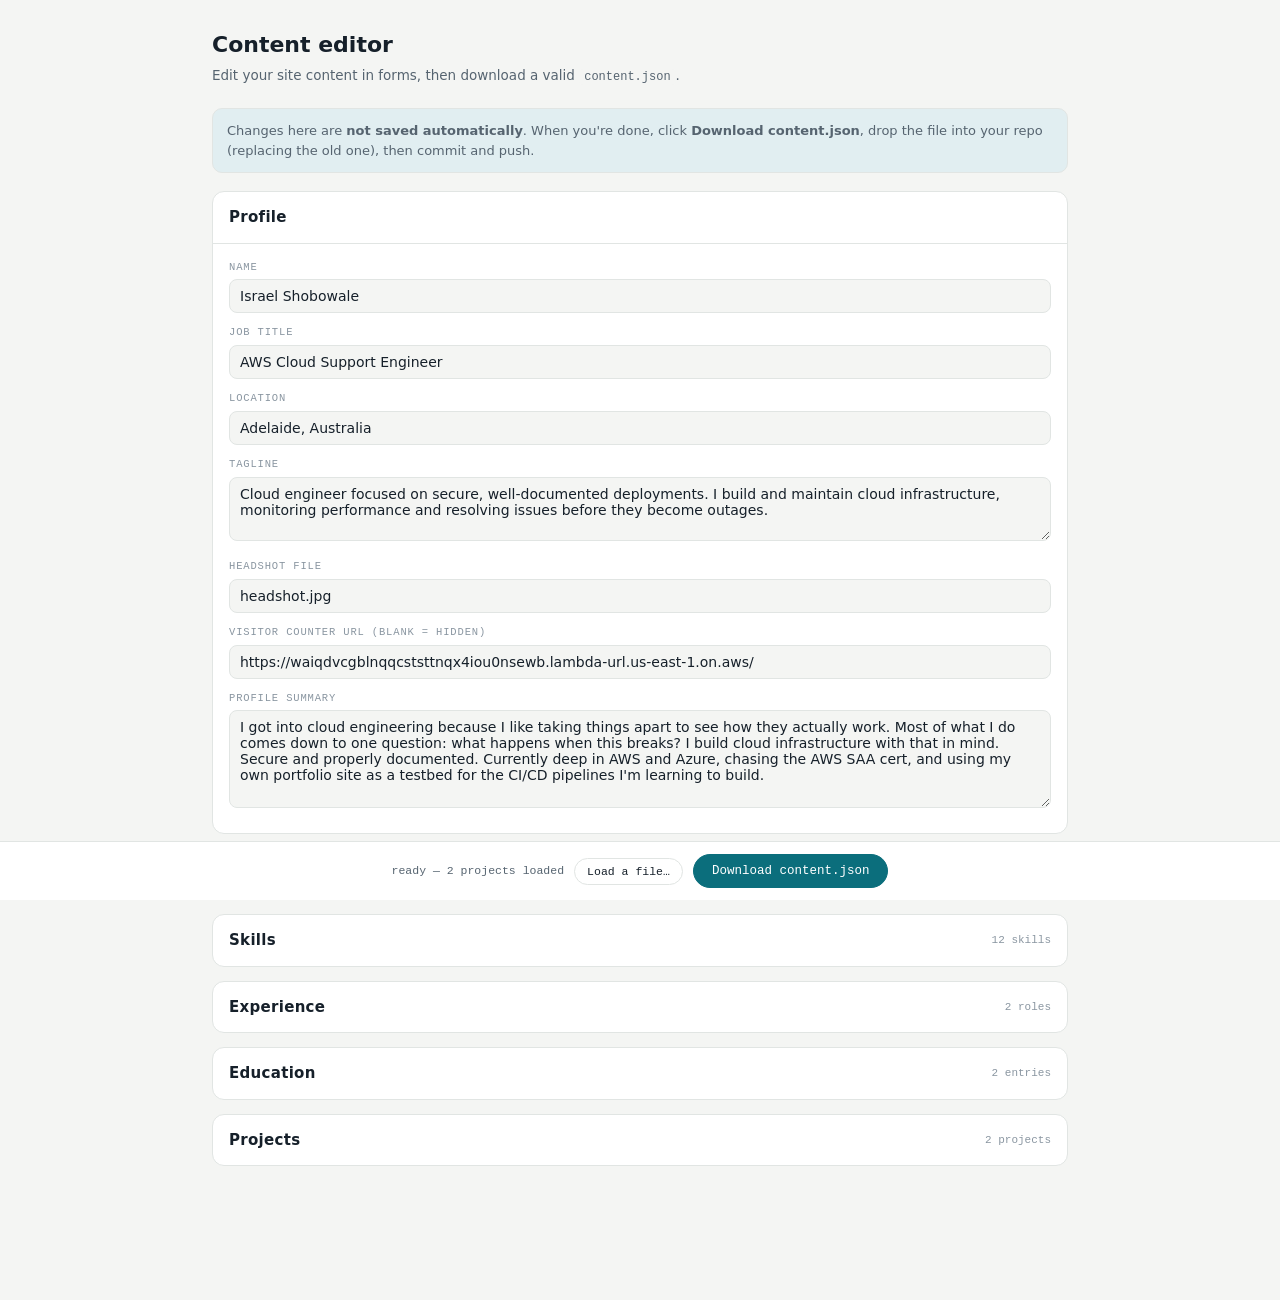
<file: editor.html>
<!doctype html>
<html lang="en">
<head>
<meta charset="utf-8" />
<meta name="viewport" content="width=device-width, initial-scale=1" />
<title>Content editor</title>
<style>
  :root{
    --paper:#F4F5F3; --surface:#fff; --ink:#16202A; --muted:#566470; --faint:#8A96A1;
    --line:#E1E5E3; --accent:#0B6E7C; --accent-ink:#084E59; --accent-soft:#E1EEF1;
    --mono:ui-monospace,"SFMono-Regular",Menlo,monospace;
    --body:system-ui,-apple-system,"Segoe UI",Roboto,sans-serif;
  }
  *{box-sizing:border-box}
  body{margin:0;background:var(--paper);color:var(--ink);font-family:var(--body);font-size:15px;line-height:1.5}
  .wrap{max-width:900px;margin:0 auto;padding:28px 22px 120px}
  h1{font-size:22px;margin:0 0 4px}
  .sub{color:var(--muted);font-size:13.5px;margin:0 0 22px}
  h2{font-size:15px;margin:0;letter-spacing:.02em}

  .card{background:var(--surface);border:1px solid var(--line);border-radius:12px;margin-bottom:14px;overflow:hidden}
  .card > summary{list-style:none;cursor:pointer;padding:14px 16px;display:flex;justify-content:space-between;align-items:center;gap:12px}
  .card > summary::-webkit-details-marker{display:none}
  .card > summary:hover{background:var(--accent-soft)}
  .count{font-family:var(--mono);font-size:11px;color:var(--faint)}
  .body{padding:4px 16px 18px;border-top:1px solid var(--line)}

  label{display:block;font-family:var(--mono);font-size:10.5px;letter-spacing:.08em;text-transform:uppercase;color:var(--faint);margin:12px 0 4px}
  input,textarea,select{width:100%;font-family:var(--body);font-size:14px;color:var(--ink);background:var(--paper);
    border:1px solid var(--line);border-radius:8px;padding:8px 10px}
  input:focus,textarea:focus,select:focus{outline:2px solid var(--accent);outline-offset:1px}
  textarea{resize:vertical;min-height:64px}
  .row{display:grid;grid-template-columns:1fr 1fr;gap:10px}
  .item{border:1px solid var(--line);border-radius:10px;padding:12px 14px;margin-top:12px;background:var(--paper)}
  .item-head{display:flex;justify-content:space-between;align-items:center;gap:10px}
  .item-title{font-weight:600;font-size:13.5px}
  .inline{display:flex;gap:8px;align-items:center;margin-top:8px}
  .inline input{flex:1}

  button{font-family:var(--mono);font-size:11.5px;border-radius:999px;border:1px solid var(--line);
    background:var(--surface);color:var(--ink);padding:6px 12px;cursor:pointer}
  button:hover{border-color:var(--accent);background:var(--accent-soft)}
  .danger{color:#B3261E}
  .danger:hover{border-color:#B3261E;background:#FDECEA}
  .add{margin-top:12px}

  .bar{position:fixed;left:0;right:0;bottom:0;background:var(--surface);border-top:1px solid var(--line);
    padding:12px 22px;display:flex;gap:10px;align-items:center;justify-content:center;flex-wrap:wrap}
  .primary{background:var(--accent);border-color:var(--accent);color:#fff;font-size:12.5px;padding:9px 18px}
  .primary:hover{background:var(--accent-ink);border-color:var(--accent-ink)}
  .status{font-family:var(--mono);font-size:11.5px;color:var(--muted)}
  .note{background:var(--accent-soft);border:1px solid var(--line);border-radius:10px;padding:12px 14px;
    font-size:13px;color:var(--muted);margin-bottom:18px}
  code{font-family:var(--mono);font-size:12px;background:var(--paper);padding:1px 5px;border-radius:4px}
</style>
</head>
<body>
<div class="wrap">
  <h1>Content editor</h1>
  <p class="sub">Edit your site content in forms, then download a valid <code>content.json</code>.</p>

  <div class="note">
    Changes here are <strong>not saved automatically</strong>. When you're done, click
    <strong>Download content.json</strong>, drop the file into your repo (replacing the old one), then commit and push.
  </div>

  <div id="forms"></div>
</div>

<div class="bar">
  <span class="status" id="status">loading…</span>
  <button id="load-btn">Load a file…</button>
  <input type="file" id="file-input" accept="application/json" hidden />
  <button class="primary" id="save-btn">Download content.json</button>
</div>

<script>
/* ---------------------------------------------------------------------------
   Small form builder. Everything writes straight back into `data`, so the
   downloaded JSON is always structurally valid — no punctuation to get wrong.
   --------------------------------------------------------------------------- */
let data = null;

const el = (tag, cls, html) => { const n = document.createElement(tag); if (cls) n.className = cls;
  if (html != null) n.innerHTML = html; return n; };
const status = (msg) => { document.getElementById("status").textContent = msg; };

/* a labelled input bound to obj[key] */
function field(obj, key, label, opts) {
  opts = opts || {};
  const wrap = el("div");
  wrap.appendChild(el("label", null, label));
  const input = document.createElement(opts.multiline ? "textarea" : "input");
  if (opts.rows) input.rows = opts.rows;
  input.value = obj[key] == null ? "" : obj[key];
  if (opts.placeholder) input.placeholder = opts.placeholder;
  input.addEventListener("input", () => { obj[key] = input.value; });
  wrap.appendChild(input);
  return wrap;
}

/* an editable list of plain strings (skills, tags, highlights) */
function stringList(arr, label, placeholder) {
  const wrap = el("div");
  wrap.appendChild(el("label", null, label));
  const list = el("div");
  wrap.appendChild(list);

  function draw() {
    list.innerHTML = "";
    arr.forEach((v, i) => {
      const row = el("div", "inline");
      const input = el("input");
      input.value = v;
      input.placeholder = placeholder || "";
      input.addEventListener("input", () => { arr[i] = input.value; });
      const del = el("button", "danger", "Remove");
      del.type = "button";
      del.addEventListener("click", () => { arr.splice(i, 1); draw(); });
      row.appendChild(input); row.appendChild(del);
      list.appendChild(row);
    });
    const add = el("button", "add", "+ Add");
    add.type = "button";
    add.addEventListener("click", () => { arr.push(""); draw(); });
    list.appendChild(add);
  }
  draw();
  return wrap;
}

/* a repeating list of objects, rendered by `build(item, redraw)` */
function objectList(arr, label, titleOf, blank, build) {
  const wrap = el("div");
  wrap.appendChild(el("label", null, label));
  const list = el("div");
  wrap.appendChild(list);

  function draw() {
    list.innerHTML = "";
    arr.forEach((item, i) => {
      const box = el("div", "item");
      const head = el("div", "item-head");
      head.appendChild(el("span", "item-title", titleOf(item, i) || "Untitled"));
      const tools = el("div");
      if (i > 0) {
        const up = el("button", null, "↑"); up.type = "button";
        up.addEventListener("click", () => { const t = arr[i - 1]; arr[i - 1] = arr[i]; arr[i] = t; draw(); });
        tools.appendChild(up);
      }
      const del = el("button", "danger", "Remove"); del.type = "button";
      del.addEventListener("click", () => { if (confirm("Remove this item?")) { arr.splice(i, 1); draw(); } });
      tools.appendChild(del);
      head.appendChild(tools);
      box.appendChild(head);
      build(item, box, draw);
      list.appendChild(box);
    });
    const add = el("button", "add", "+ Add");
    add.type = "button";
    add.addEventListener("click", () => { arr.push(JSON.parse(JSON.stringify(blank))); draw(); });
    list.appendChild(add);
  }
  draw();
  return wrap;
}

function section(title, countText, buildBody, open) {
  const d = el("details", "card");
  if (open) d.open = true;
  const s = el("summary");
  s.appendChild(el("h2", null, title));
  s.appendChild(el("span", "count", countText || ""));
  d.appendChild(s);
  const body = el("div", "body");
  buildBody(body);
  d.appendChild(body);
  return d;
}

/* ---- Build the whole form ---- */
function render() {
  const root = document.getElementById("forms");
  root.innerHTML = "";

  // Profile
  root.appendChild(section("Profile", "", (b) => {
    b.appendChild(field(data, "name", "Name"));
    b.appendChild(field(data, "title", "Job title"));
    b.appendChild(field(data, "location", "Location"));
    b.appendChild(field(data, "tagline", "Tagline", { multiline: true, rows: 2 }));
    b.appendChild(field(data, "photo", "Headshot file", { placeholder: "headshot.jpg" }));
    b.appendChild(field(data, "visitsApi", "Visitor counter URL (blank = hidden)",
      { placeholder: "https://xxxx.lambda-url.us-east-1.on.aws/" }));
    b.appendChild(field(data, "summary", "Profile summary", { multiline: true, rows: 5 }));
  }, true));

  // Links
  root.appendChild(section("Links", data.links.length + " links", (b) => {
    b.appendChild(objectList(data.links, "Sidebar links",
      (l) => l.label || "Link",
      { label: "", href: "" },
      (item, box) => {
        const row = el("div", "row");
        row.appendChild(field(item, "label", "Label"));
        row.appendChild(field(item, "href", "URL"));
        box.appendChild(row);
      }));
  }));

  // Skills
  root.appendChild(section("Skills", data.skills.length + " skills", (b) => {
    b.appendChild(stringList(data.skills, "Skill chips", "e.g. CloudFormation"));
  }));

  // Experience
  root.appendChild(section("Experience", data.experience.length + " roles", (b) => {
    b.appendChild(objectList(data.experience, "Roles (newest first)",
      (j) => (j.role || "Role") + " — " + (j.company || ""),
      { role: "", company: "", dates: "", summary: "", highlights: [], tags: [] },
      (item, box) => {
        const row = el("div", "row");
        row.appendChild(field(item, "role", "Role"));
        row.appendChild(field(item, "company", "Company"));
        box.appendChild(row);
        box.appendChild(field(item, "dates", "Dates", { placeholder: "Oct 2024 — Present" }));
        box.appendChild(field(item, "summary", "One-line summary", { multiline: true, rows: 2 }));
        if (!item.highlights) item.highlights = [];
        if (!item.tags) item.tags = [];
        box.appendChild(stringList(item.highlights, "Bullet points"));
        box.appendChild(stringList(item.tags, "Tags"));
      }));
  }));

  // Education
  root.appendChild(section("Education", data.education.length + " entries", (b) => {
    b.appendChild(objectList(data.education, "Qualifications",
      (e) => e.qualification || "Qualification",
      { qualification: "", institution: "", dates: "" },
      (item, box) => {
        box.appendChild(field(item, "qualification", "Qualification"));
        const row = el("div", "row");
        row.appendChild(field(item, "institution", "Institution"));
        row.appendChild(field(item, "dates", "Dates"));
        box.appendChild(row);
      }));
  }));

  // Projects
  root.appendChild(section("Projects", data.projects.length + " projects", (b) => {
    b.appendChild(objectList(data.projects, "Projects",
      (p) => p.title || "Project",
      { id: "", title: "", blurb: "", diagram: "", video: "", tech: [], github: "", demo: "", writeup: [] },
      (item, box) => {
        const row = el("div", "row");
        row.appendChild(field(item, "title", "Title"));
        row.appendChild(field(item, "id", "URL id (no spaces)", { placeholder: "my-project" }));
        box.appendChild(row);
        box.appendChild(field(item, "blurb", "Card blurb (one sentence)", { multiline: true, rows: 2 }));
        const row2 = el("div", "row");
        row2.appendChild(field(item, "diagram", "Diagram image path", { placeholder: "diagrams/foo.svg" }));
        row2.appendChild(field(item, "video", "YouTube video ID", { placeholder: "dQw4w9WgXcQ" }));
        box.appendChild(row2);
        const row3 = el("div", "row");
        row3.appendChild(field(item, "github", "GitHub URL"));
        row3.appendChild(field(item, "demo", "Live demo URL"));
        box.appendChild(row3);
        if (!item.tech) item.tech = [];
        box.appendChild(stringList(item.tech, "Tech tags"));

        if (!item.writeup) item.writeup = [];
        box.appendChild(objectList(item.writeup, "Write-up",
          (w) => (w.type === "h" ? "Heading: " : "Paragraph: ") + (w.text || "").slice(0, 44),
          { type: "p", text: "" },
          (blk, bbox) => {
            const lab = el("label", null, "Block type"); bbox.appendChild(lab);
            const sel = el("select");
            sel.innerHTML = '<option value="p">Paragraph</option><option value="h">Heading</option>';
            sel.value = blk.type || "p";
            sel.addEventListener("change", () => { blk.type = sel.value; });
            bbox.appendChild(sel);
            bbox.appendChild(field(blk, "text", "Text", { multiline: true, rows: 3 }));
          }));
      }));
  }));

  status("ready — " + data.projects.length + " projects loaded");
}

/* ---- Load / save ---- */
function load(json) {
  data = json;
  ["links", "skills", "experience", "education", "projects"].forEach((k) => { if (!data[k]) data[k] = []; });
  if (data.visitsApi == null) data.visitsApi = "";
  render();
}

fetch("content.json", { cache: "no-cache" })
  .then((r) => { if (!r.ok) throw new Error(r.status); return r.json(); })
  .then(load)
  .catch(() => {
    status("couldn't auto-load content.json — use “Load a file…”");
    document.getElementById("forms").innerHTML =
      '<div class="note">Open this page through VS Code&rsquo;s <strong>Live Preview</strong> so it can read ' +
      '<code>content.json</code> automatically, or click <strong>Load a file…</strong> and pick it manually.</div>';
  });

document.getElementById("load-btn").addEventListener("click", () =>
  document.getElementById("file-input").click());

document.getElementById("file-input").addEventListener("change", (e) => {
  const f = e.target.files[0]; if (!f) return;
  const reader = new FileReader();
  reader.onload = () => {
    try { load(JSON.parse(reader.result)); status("loaded " + f.name); }
    catch (err) { alert("That file isn't valid JSON:\n\n" + err.message); }
  };
  reader.readAsText(f);
});

document.getElementById("save-btn").addEventListener("click", () => {
  if (!data) { alert("Nothing loaded yet."); return; }
  const blob = new Blob([JSON.stringify(data, null, 2) + "\n"], { type: "application/json" });
  const a = document.createElement("a");
  a.href = URL.createObjectURL(blob);
  a.download = "content.json";
  a.click();
  URL.revokeObjectURL(a.href);
  status("downloaded — now replace content.json in your repo, then commit & push");
});
</script>
</body>
</html>
</file>
